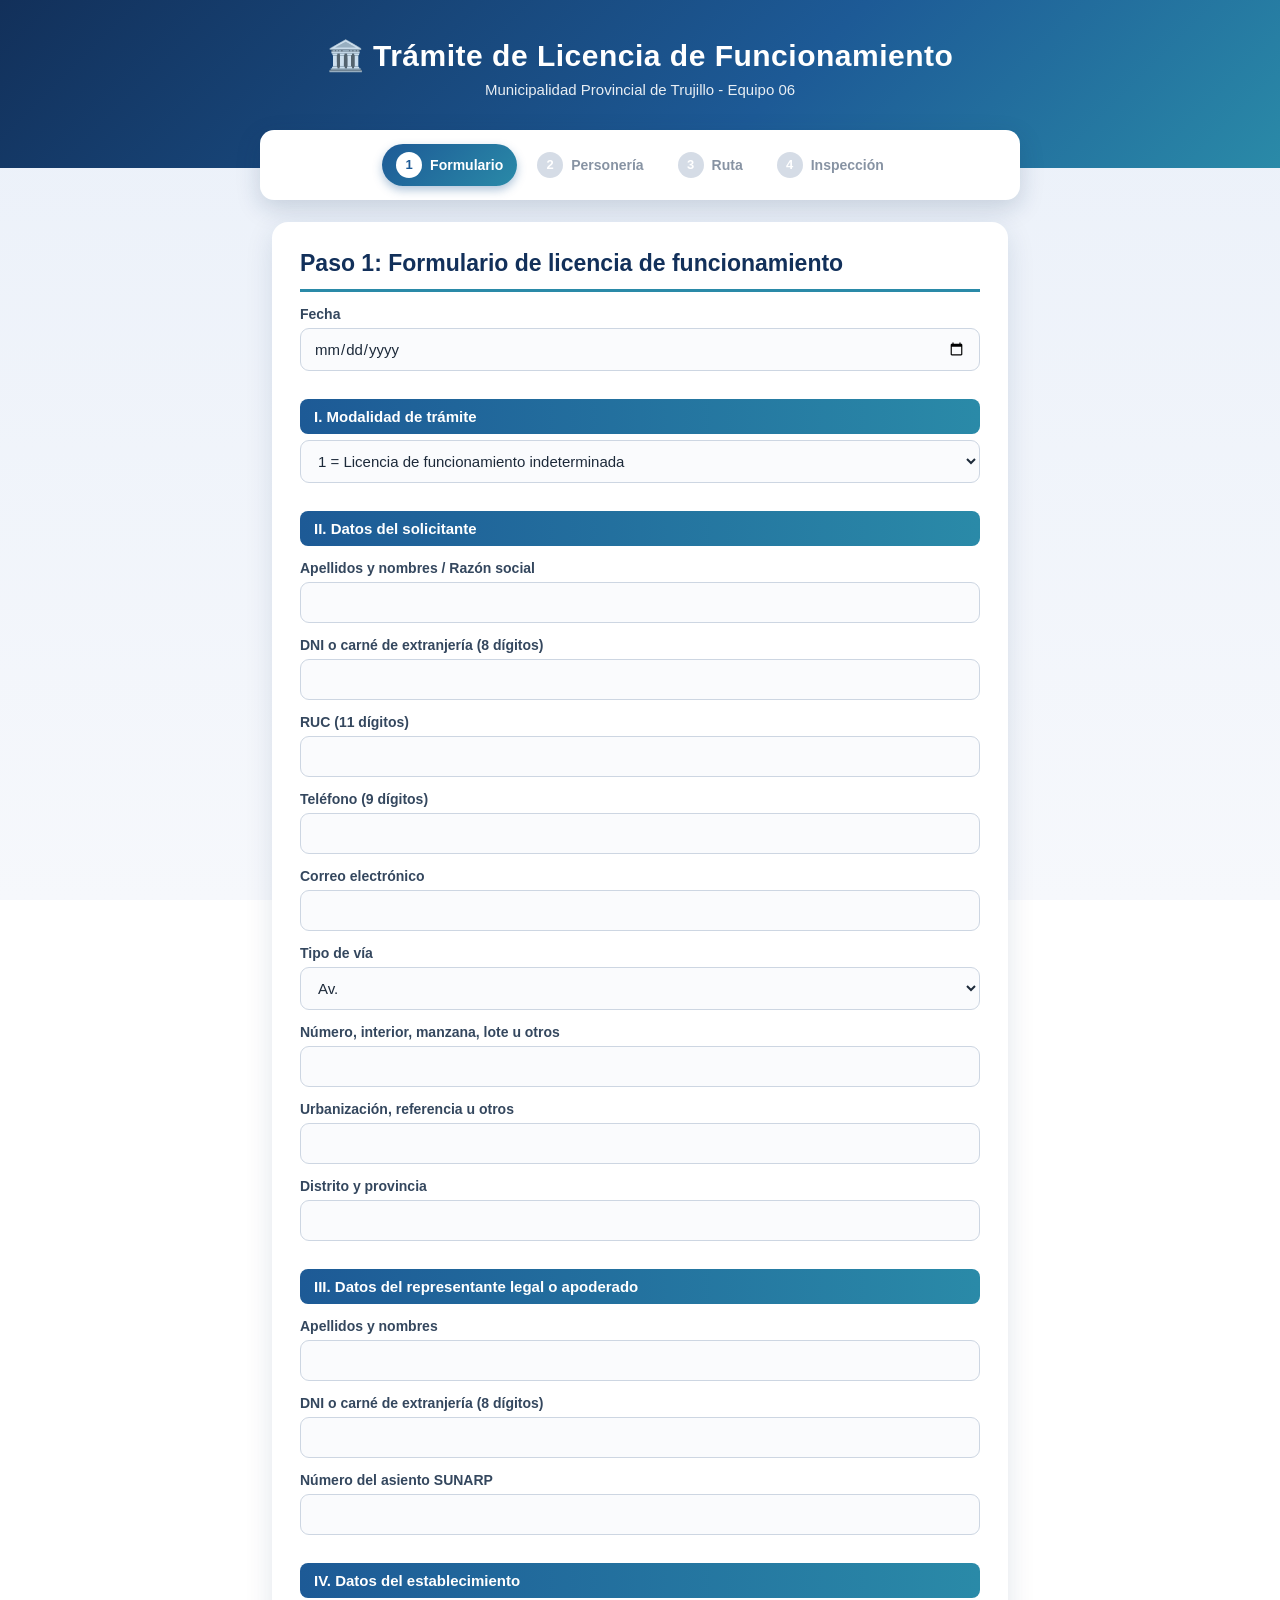
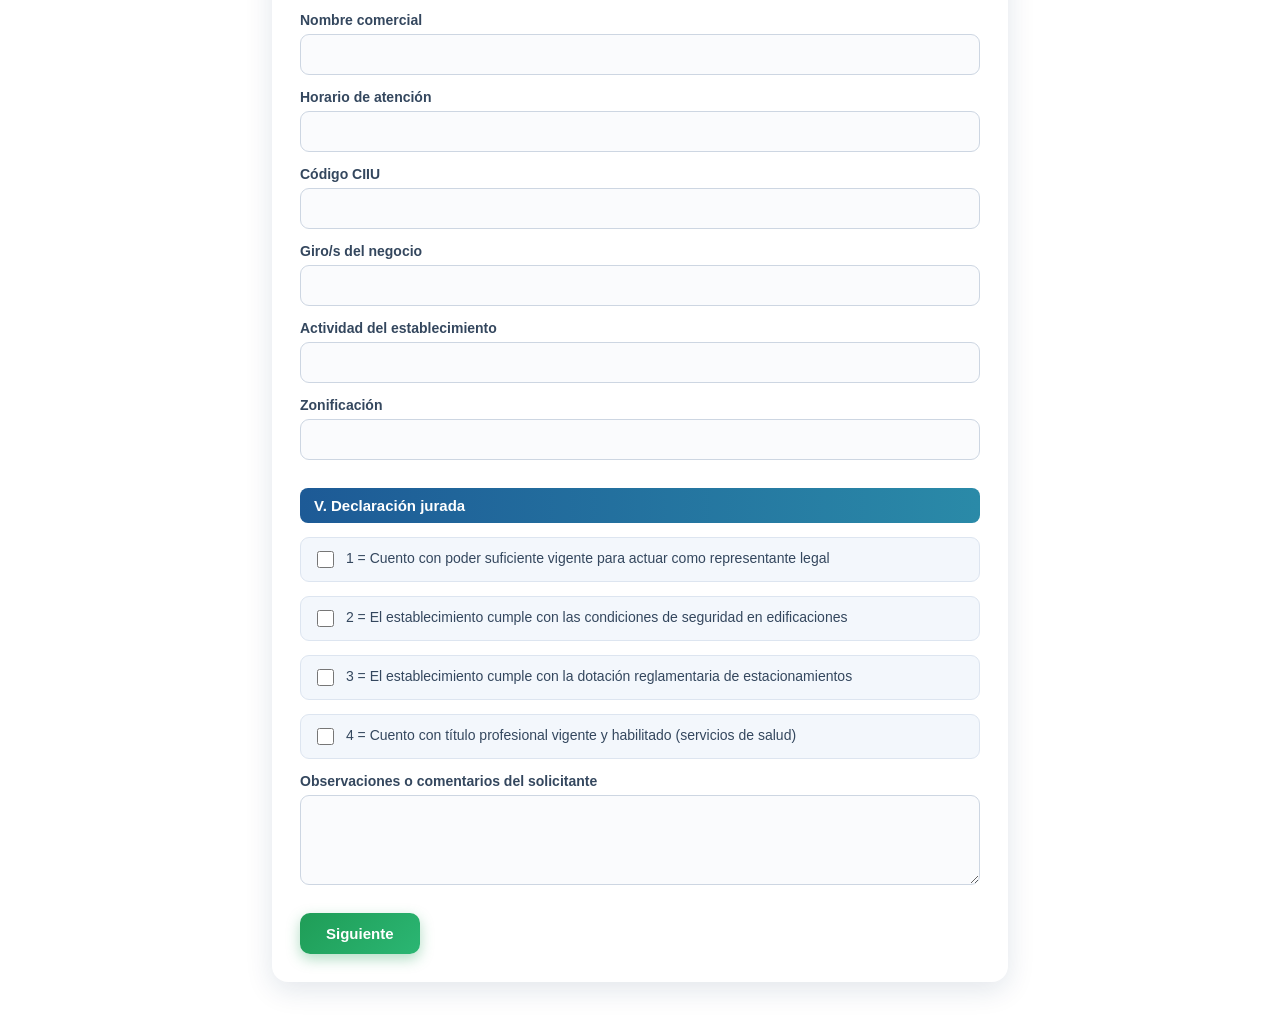
<file: licencia-completa.html>
<!DOCTYPE html>
<html lang="es">
<head>
<meta charset="UTF-8">
<meta name="viewport" content="width=device-width, initial-scale=1">
<title>Licencia de Funcionamiento - MPT</title>
<style>
* {
    box-sizing: border-box;
}

body {
    margin: 0;
    font-family: "Segoe UI", Roboto, Arial, sans-serif;
    background: linear-gradient(180deg, #eaf0f9 0%, #f6f8fc 100%);
    background-attachment: fixed;
    color: #1d2a3a;
    min-height: 100vh;
}

header {
    background: linear-gradient(135deg, #12305a 0%, #1d5a96 60%, #2a8aa8 100%);
    color: white;
    text-align: center;
    padding: 38px 15px 70px 15px;
}

header h1 {
    margin: 0 0 8px 0;
    font-size: 30px;
    letter-spacing: 0.5px;
}

header h1::before {
    content: "🏛️ ";
}

header p {
    margin: 0;
    font-size: 15px;
    opacity: 0.9;
}

#progreso {
    display: flex;
    justify-content: center;
    align-items: center;
    flex-wrap: wrap;
    gap: 6px;
    max-width: 760px;
    margin: -38px auto 0 auto;
    padding: 14px 16px;
    background-color: white;
    border-radius: 14px;
    box-shadow: 0 8px 24px rgba(18, 48, 90, 0.18);
}

.indicador {
    display: flex;
    align-items: center;
    gap: 8px;
    padding: 8px 14px;
    border-radius: 30px;
    color: #8793a3;
    font-size: 14px;
    font-weight: 600;
}

.indicador span {
    display: inline-block;
    width: 26px;
    height: 26px;
    line-height: 26px;
    text-align: center;
    border-radius: 50%;
    background-color: #d5dce6;
    color: white;
    font-size: 13px;
}

.indicador.activo {
    background: linear-gradient(135deg, #1d5a96, #2a8aa8);
    color: white;
    box-shadow: 0 4px 10px rgba(29, 90, 150, 0.35);
}

.indicador.activo span {
    background-color: white;
    color: #1d5a96;
}

.indicador.hecho {
    background-color: #e4f5ea;
    color: #1f8a4c;
}

.indicador.hecho span {
    background-color: #1f8a4c;
}

.indicador.hecho span::before {
    content: "✓";
}

.indicador.hecho span {
    font-size: 0;
}

.indicador.hecho span::before {
    font-size: 13px;
}

main {
    max-width: 760px;
    margin: 22px auto 40px auto;
    padding: 0 12px;
}

.paso {
    display: none;
    background-color: white;
    padding: 28px;
    border-radius: 16px;
    box-shadow: 0 8px 28px rgba(18, 48, 90, 0.12);
    animation: aparecer 0.35s ease;
}

.paso.visible {
    display: block;
}

@keyframes aparecer {
    from {
        opacity: 0;
        transform: translateY(12px);
    }
    to {
        opacity: 1;
        transform: translateY(0);
    }
}

.oculto {
    display: none;
}

h2 {
    margin: 0 0 6px 0;
    color: #12305a;
    font-size: 23px;
    padding-bottom: 12px;
    border-bottom: 3px solid #2a8aa8;
}

h3 {
    color: white;
    background: linear-gradient(90deg, #1d5a96, #2a8aa8);
    padding: 9px 14px;
    border-radius: 8px;
    font-size: 15px;
    margin: 28px 0 6px 0;
}

label {
    display: block;
    margin-top: 14px;
    margin-bottom: 6px;
    font-size: 14px;
    font-weight: 600;
    color: #34475e;
}

input[type="text"],
input[type="number"],
input[type="email"],
input[type="date"],
input[type="file"],
select,
textarea {
    width: 100%;
    padding: 11px 13px;
    border: 1.5px solid #cdd6e2;
    border-radius: 9px;
    font-size: 15px;
    font-family: inherit;
    background-color: #fafbfd;
    color: #1d2a3a;
    transition: border-color 0.2s, box-shadow 0.2s, background-color 0.2s;
}

input:focus,
select:focus,
textarea:focus {
    outline: none;
    border-color: #2a8aa8;
    background-color: white;
    box-shadow: 0 0 0 4px rgba(42, 138, 168, 0.18);
}

input[type="checkbox"] {
    margin-right: 8px;
    width: 17px;
    height: 17px;
    accent-color: #1d5a96;
    vertical-align: middle;
}

label:has(input[type="checkbox"]) {
    font-weight: 500;
    background-color: #f3f7fc;
    border: 1px solid #dde5f0;
    border-radius: 9px;
    padding: 10px 12px;
}

textarea {
    height: 90px;
    resize: vertical;
}

.botones {
    display: flex;
    flex-wrap: wrap;
    gap: 12px;
    margin-top: 24px;
}

.accion,
.volver {
    margin-top: 24px;
    padding: 12px 26px;
    border: none;
    border-radius: 10px;
    cursor: pointer;
    font-size: 15px;
    font-weight: 700;
    font-family: inherit;
    transition: transform 0.15s, box-shadow 0.15s, background-color 0.15s;
}

.botones .accion,
.botones .volver {
    margin-top: 0;
}

.accion {
    background: linear-gradient(135deg, #1f9d57, #2bb673);
    color: white;
    box-shadow: 0 5px 14px rgba(31, 157, 87, 0.35);
}

.accion:hover {
    transform: translateY(-2px);
    box-shadow: 0 8px 18px rgba(31, 157, 87, 0.4);
}

.volver {
    background-color: #e6edf6;
    color: #1d5a96;
}

.volver:hover {
    background-color: #d6e1ef;
}

.resultado {
    margin-top: 18px;
    padding: 14px 16px;
    border-radius: 10px;
    display: none;
    white-space: pre-line;
    line-height: 1.5;
    font-size: 15px;
}

.resultado.ok {
    display: block;
    background-color: #e8f7ee;
    border-left: 6px solid #1f9d57;
    color: #14532d;
}

.resultado.error {
    display: block;
    background-color: #fdecec;
    border-left: 6px solid #d32f2f;
    color: #7f1d1d;
}

.resultado.aviso {
    display: block;
    background-color: #fff6dc;
    border-left: 6px solid #e0a000;
    color: #6b4e00;
}

@media (max-width: 600px) {
    header h1 {
        font-size: 23px;
    }

    .paso {
        padding: 18px;
    }

    .indicador {
        padding: 6px 10px;
        font-size: 12px;
    }
}
</style>
</head>
<body>

<header>
<h1>Trámite de Licencia de Funcionamiento</h1>
<p>Municipalidad Provincial de Trujillo - Equipo 06</p>
</header>

<div id="progreso">
<div class="indicador activo" id="i1"><span>1</span>Formulario</div>
<div class="indicador" id="i2"><span>2</span>Personería</div>
<div class="indicador" id="i3"><span>3</span>Ruta</div>
<div class="indicador" id="i4"><span>4</span>Inspección</div>
</div>

<main>

<section id="paso1" class="paso visible">
<h2>Paso 1: Formulario de licencia de funcionamiento</h2>

<label>Fecha</label>
<input type="date" id="fFecha">

<h3>I. Modalidad de trámite</h3>
<select id="modalidad" onchange="cambiarModalidad()">
<option value="1">1 = Licencia de funcionamiento indeterminada</option>
<option value="2">2 = Licencia de funcionamiento temporal</option>
<option value="3">3 = Licencia más autorización de anuncio publicitario</option>
<option value="4">4 = Licencia para cesionario</option>
<option value="5">5 = Licencia para mercado, galería o centro comercial</option>
<option value="6">6 = Cambio de denominación o nombre comercial</option>
<option value="7">7 = Cese de actividades</option>
<option value="8">8 = Transferencia de licencia de funcionamiento</option>
<option value="9">9 = Otros</option>
</select>
<div id="extra6" class="oculto">
<label>Nº de licencia de funcionamiento</label>
<input type="text" id="fNumLic">
<label>Nueva denominación o nombre comercial</label>
<input type="text" id="fNuevoNombre">
</div>
<div id="extra8" class="oculto">
<label>Copia simple del contrato de transferencia</label>
<input type="file" id="fContrato">
</div>
<div id="extra9" class="oculto">
<label>Especificar</label>
<input type="text" id="fOtros">
</div>

<h3>II. Datos del solicitante</h3>
<label>Apellidos y nombres / Razón social</label>
<input type="text" id="fNombre">
<label>DNI o carné de extranjería (8 dígitos)</label>
<input type="text" id="fDni">
<label>RUC (11 dígitos)</label>
<input type="text" id="fRuc">
<label>Teléfono (9 dígitos)</label>
<input type="text" id="fTelefono">
<label>Correo electrónico</label>
<input type="email" id="fCorreo">
<label>Tipo de vía</label>
<select id="fVia">
<option>Av.</option><option>Jr.</option><option>Ca.</option><option>Pje.</option><option>Otros</option>
</select>
<label>Número, interior, manzana, lote u otros</label>
<input type="text" id="fDireccion">
<label>Urbanización, referencia u otros</label>
<input type="text" id="fUrbanizacion">
<label>Distrito y provincia</label>
<input type="text" id="fDistrito">

<h3>III. Datos del representante legal o apoderado</h3>
<label>Apellidos y nombres</label>
<input type="text" id="fRepresentante">
<label>DNI o carné de extranjería (8 dígitos)</label>
<input type="text" id="fDniRep">
<label>Número del asiento SUNARP</label>
<input type="text" id="fSunarp">

<div id="seccionEstablecimiento">
<h3>IV. Datos del establecimiento</h3>
<label>Nombre comercial</label>
<input type="text" id="fComercial">
<label>Horario de atención</label>
<input type="text" id="fHorario">
<label>Código CIIU</label>
<input type="text" id="fCiiu">
<label>Giro/s del negocio</label>
<input type="text" id="fGiro">
<label>Actividad del establecimiento</label>
<input type="text" id="fActividad">
<label>Zonificación</label>
<input type="text" id="fZonificacion">

<h3>V. Declaración jurada</h3>
<label><input type="checkbox" class="dj" value="1"> 1 = Cuento con poder suficiente vigente para actuar como representante legal</label>
<label><input type="checkbox" class="dj" value="2"> 2 = El establecimiento cumple con las condiciones de seguridad en edificaciones</label>
<label><input type="checkbox" class="dj" value="3"> 3 = El establecimiento cumple con la dotación reglamentaria de estacionamientos</label>
<label><input type="checkbox" class="dj" value="4"> 4 = Cuento con título profesional vigente y habilitado (servicios de salud)</label>
</div>

<label>Observaciones o comentarios del solicitante</label>
<textarea id="fComentarios"></textarea>

<div id="resFormulario" class="resultado"></div>
<button class="accion" onclick="siguientePaso1()">Siguiente</button>
</section>

<section id="paso2" class="paso">
<h2>Paso 2: Verificación de la personería</h2>

<label>Tipo de solicitante</label>
<select id="tipo" onchange="cambiarTipo()">
<option value="1">Persona Natural</option>
<option value="2">Persona Jurídica</option>
</select>
<label>Nombre o razón social</label>
<input type="text" id="pNombre">

<div id="natural">
<label>RUC (11 dígitos)</label>
<input type="text" id="nRuc">
<label>DNI o carné de extranjería (8 dígitos)</label>
<input type="text" id="nDni">
<label>¿Actúa mediante representante?</label>
<select id="nResp" onchange="cambiarRep()">
<option value="NO">NO</option>
<option value="SI">SI</option>
</select>
<div id="representante" class="oculto">
<label>DNI o carné del representante (8 dígitos)</label>
<input type="text" id="nDniRep">
<label>¿Presenta carta poder?</label>
<select id="nCarta"><option value="SI">SI</option><option value="NO">NO</option></select>
<label>¿La firma está legalizada?</label>
<select id="nFirma"><option value="SI">SI</option><option value="NO">NO</option></select>
<label>¿Presenta DNI del poderdante?</label>
<select id="nDniPod"><option value="SI">SI</option><option value="NO">NO</option></select>
</div>
</div>

<div id="juridica" class="oculto">
<label>RUC de la empresa (11 dígitos)</label>
<input type="text" id="jRuc">
<label>DNI o carné del representante legal (8 dígitos)</label>
<input type="text" id="jDniRep">
<label>Número de partida electrónica</label>
<input type="text" id="jPartida">
<label>Asiento de inscripción (SUNARP)</label>
<input type="text" id="jAsiento">
<label>Año de vencimiento del poder</label>
<input type="number" id="jAnio">
<label>¿La partida y el asiento son correctos?</label>
<select id="jPartidaOk"><option value="SI">SI</option><option value="NO">NO</option></select>
<label>¿Los datos están completos?</label>
<select id="jDatosOk"><option value="SI">SI</option><option value="NO">NO</option></select>
</div>

<label>¿Aprobación final del trámite?</label>
<select id="pAprobacion"><option value="SI">SI</option><option value="NO">NO</option></select>

<div id="resPersoneria" class="resultado"></div>
<div class="botones">
<button class="volver" onclick="irAPaso(1)">Atrás</button>
<button class="accion" onclick="verificarPersoneria()">Verificar</button>
<button id="btnPaso2" class="accion oculto" onclick="irAPaso(3)">Siguiente</button>
</div>
</section>

<section id="paso3" class="paso">
<h2>Paso 3: Determinación de la ruta</h2>
<label>Área del establecimiento (m²)</label>
<input type="number" id="rArea" step="any" onchange="determinarRuta()">
<label>Proporción de almacenamiento respecto al área total (decimal)</label>
<input type="number" id="rAlmacenamiento" step="any" onchange="determinarRuta()">
<div id="resRuta" class="resultado"></div>
<div class="botones">
<button class="volver" onclick="irAPaso(2)">Atrás</button>
</div>
</section>

<section id="paso4" class="paso">
<h2>Paso 4: Inspección técnica de seguridad (ITSDC)</h2>
<div id="resumen" class="resultado ok"></div>

<div id="bloqueExPost" class="oculto">
<h3>ITSDC básica ex post</h3>
<label>Actividad o giro del local</label>
<input type="text" id="xGiro">
<label>Área del local (m²)</label>
<input type="number" id="xArea" step="any">
<label>Área de almacenamiento (m²)</label>
<input type="number" id="xAlmacenamiento" step="any">
<label>¿Presenta Declaración Jurada de cumplimiento de seguridad?</label>
<select id="xDj"><option value="S">S</option><option value="N">N</option></select>
<label>¿El local cumple con todas las medidas de seguridad?</label>
<select id="xCumple"><option value="S">S</option><option value="N">N</option></select>
<label>¿El administrador subsanó las observaciones?</label>
<select id="xSubsano"><option value="S">S</option><option value="N">N</option></select>
<button class="accion" onclick="itsdcExPost()">Evaluar</button>
<div id="resExPost" class="resultado"></div>
</div>

<div id="bloqueExAnte" class="oculto">
<h3>ITSDC básica ex ante</h3>
<label>Área del local (m²)</label>
<input type="number" id="eArea" step="any">
<label>¿Cuenta con planos firmados?</label>
<select id="ePlanos"><option value="S">S</option><option value="N">N</option></select>
<label>¿Cuenta con certificados de operatividad?</label>
<select id="eCertificados"><option value="S">S</option><option value="N">N</option></select>
<label>¿El establecimiento aprueba la inspección in situ?</label>
<select id="eAprueba"><option value="S">S</option><option value="N">N</option></select>
<label>¿Se subsanaron las observaciones?</label>
<select id="eSubsana"><option value="S">S</option><option value="N">N</option></select>
<button class="accion" onclick="itsdcExAnte()">Evaluar</button>
<div id="resExAnte" class="resultado"></div>
</div>

<div id="bloqueIndeci" class="oculto">
<h3>ITSDC por INDECI</h3>
<label>Área total del establecimiento (m²)</label>
<input type="number" id="iArea" step="any">
<label>Aforo máximo proyectado</label>
<input type="number" id="iAforo">
<label>¿Memoria de estructuras OK?</label>
<select id="iEstruc"><option value="S">S</option><option value="N">N</option></select>
<label>¿Proyecto eléctrico y pozo a tierra OK?</label>
<select id="iElect"><option value="S">S</option><option value="N">N</option></select>
<label>¿Sistema contra incendios OK?</label>
<select id="iPci"><option value="S">S</option><option value="N">N</option></select>
<label>¿El resultado de las pruebas de campo fue favorable?</label>
<select id="iPruebas"><option value="S">S</option><option value="N">N</option></select>
<label>¿Se levantó el 100% de las observaciones?</label>
<select id="iLevanto"><option value="S">S</option><option value="N">N</option></select>
<button class="accion" onclick="itsdcIndeci()">Evaluar</button>
<div id="resIndeci" class="resultado"></div>
</div>

<div class="botones">
<button class="volver" onclick="irAPaso(3)">Atrás</button>
<button class="volver" onclick="location.reload()">Nuevo trámite</button>
</div>
</section>

</main>

<script>
var temporizador = 0;
var areaRuta = 0;
var almacenamientoRuta = 0;
var rutaAsignada = 0;

function valor(id) {
    return document.getElementById(id).value.trim();
}

function mostrar(id, texto, clase) {
    var caja = document.getElementById(id);
    caja.className = "resultado " + clase;
    caja.innerText = texto;
}

function irAPaso(numero) {
    var pasos = document.getElementsByClassName("paso");
    for (var i = 0; i < pasos.length; i++) {
        pasos[i].classList.remove("visible");
    }
    document.getElementById("paso" + numero).classList.add("visible");

    for (var j = 1; j <= 4; j++) {
        var indicador = document.getElementById("i" + j);
        indicador.classList.remove("activo");
        indicador.classList.remove("hecho");
        if (j == numero) {
            indicador.classList.add("activo");
        }
        if (j < numero) {
            indicador.classList.add("hecho");
        }
    }
    window.scrollTo(0, 0);
}

function cambiarModalidad() {
    var modalidad = valor("modalidad");
    document.getElementById("extra6").classList.add("oculto");
    document.getElementById("extra8").classList.add("oculto");
    document.getElementById("extra9").classList.add("oculto");
    document.getElementById("seccionEstablecimiento").classList.remove("oculto");

    if (modalidad == "6") {
        document.getElementById("extra6").classList.remove("oculto");
    }
    if (modalidad == "8") {
        document.getElementById("extra8").classList.remove("oculto");
    }
    if (modalidad == "9") {
        document.getElementById("extra9").classList.remove("oculto");
    }
    if (modalidad == "6" || modalidad == "7" || modalidad == "8") {
        document.getElementById("seccionEstablecimiento").classList.add("oculto");
    }
}

function siguientePaso1() {
    if (valor("fFecha") == "") {
        mostrar("resFormulario", "Ingrese la fecha.", "error");
        return;
    }
    if (valor("fNombre") == "") {
        mostrar("resFormulario", "Ingrese los apellidos y nombres o la razón social.", "error");
        return;
    }
    if (valor("fDni").length != 8) {
        mostrar("resFormulario", "El DNI o carné del solicitante debe tener 8 dígitos.", "error");
        return;
    }
    if (valor("fRuc").length != 11) {
        mostrar("resFormulario", "El RUC debe tener 11 dígitos.", "error");
        return;
    }
    if (valor("fTelefono").length != 9) {
        mostrar("resFormulario", "El teléfono debe tener 9 dígitos.", "error");
        return;
    }
    if (valor("fDniRep").length != 8) {
        mostrar("resFormulario", "El DNI o carné del representante debe tener 8 dígitos.", "error");
        return;
    }

    document.getElementById("resFormulario").className = "resultado";
    document.getElementById("pNombre").value = valor("fNombre");
    document.getElementById("nRuc").value = valor("fRuc");
    document.getElementById("nDni").value = valor("fDni");
    document.getElementById("jRuc").value = valor("fRuc");
    document.getElementById("jDniRep").value = valor("fDniRep");
    document.getElementById("nDniRep").value = valor("fDniRep");
    irAPaso(2);
}

function cambiarTipo() {
    if (valor("tipo") == "1") {
        document.getElementById("natural").classList.remove("oculto");
        document.getElementById("juridica").classList.add("oculto");
    } else {
        document.getElementById("natural").classList.add("oculto");
        document.getElementById("juridica").classList.remove("oculto");
    }
}

function cambiarRep() {
    if (valor("nResp") == "SI") {
        document.getElementById("representante").classList.remove("oculto");
    } else {
        document.getElementById("representante").classList.add("oculto");
    }
}

function verificarPersoneria() {
    var anioActual = 2026;
    var tipo = valor("tipo");
    var nombre = valor("pNombre");
    var conformes = false;
    document.getElementById("btnPaso2").classList.add("oculto");

    if (nombre == "") {
        mostrar("resPersoneria", "Ingrese el nombre o razón social.", "error");
        return;
    }

    if (tipo == "1") {
        if (valor("nRuc").length != 11) {
            mostrar("resPersoneria", "El RUC debe tener 11 dígitos.", "error");
            return;
        }
        if (valor("nDni").length != 8) {
            mostrar("resPersoneria", "El DNI o carné debe tener 8 dígitos.", "error");
            return;
        }
        if (valor("nResp") == "SI") {
            var valido = valor("nDniRep").length == 8 && valor("nCarta") == "SI" && valor("nFirma") == "SI" && valor("nDniPod") == "SI";
            if (valido == false) {
                mostrar("resPersoneria", "OBSERVACIÓN: Documentos observados. Ingréselos de nuevo.", "aviso");
                return;
            }
            conformes = true;
        } else {
            mostrar("resPersoneria", "OBSERVACIÓN: No actúa mediante representante.\nSOLICITUD RECHAZADA para: " + nombre, "error");
            return;
        }
    } else {
        if (valor("jRuc").length != 11) {
            mostrar("resPersoneria", "El RUC de la empresa debe tener 11 dígitos.", "error");
            return;
        }
        if (valor("jDniRep").length != 8) {
            mostrar("resPersoneria", "El DNI o carné del representante debe tener 8 dígitos.", "error");
            return;
        }
        if (valor("jPartida") == "" || valor("jAsiento") == "" || valor("jAnio") == "") {
            mostrar("resPersoneria", "Complete la partida, el asiento y el año de vencimiento del poder.", "error");
            return;
        }
        if (Number(valor("jAnio")) < anioActual) {
            mostrar("resPersoneria", "OBSERVACIÓN: Vigencia vencida.", "aviso");
            return;
        }
        if (valor("jPartidaOk") != "SI" || valor("jDatosOk") != "SI") {
            mostrar("resPersoneria", "OBSERVACIÓN: Partida o datos mal. Verifique de nuevo.", "aviso");
            return;
        }
        conformes = true;
    }

    if (conformes == true) {
        var texto = "REQUISITOS CONFORMES\n* Verificación de documentos\n* Emisión de licencia de funcionamiento\n";
        if (valor("pAprobacion") == "SI") {
            mostrar("resPersoneria", texto + "SOLICITUD APROBADA para: " + nombre, "ok");
            document.getElementById("btnPaso2").classList.remove("oculto");
        } else {
            mostrar("resPersoneria", texto + "SOLICITUD RECHAZADA para: " + nombre, "error");
        }
    }
}

function determinarRuta() {
    var area = Number(valor("rArea"));
    var almacenamiento = Number(valor("rAlmacenamiento"));
    areaRuta = area;
    almacenamientoRuta = almacenamiento;
    rutaAsignada = 0;

    if (valor("rArea") == "" || valor("rAlmacenamiento") == "") {
        return;
    }

    if (area > 0 && almacenamiento >= 0) {
        if (area <= 100 && almacenamiento <= 0.3) {
            rutaAsignada = 1;
            mostrar("resRuta", "RUTA 1: INSPECCIÓN BÁSICA EX POST\nDirigiendo a la inspección...", "ok");
        } else {
            if (area <= 500) {
                rutaAsignada = 2;
                mostrar("resRuta", "RUTA 2: INSPECCIÓN BÁSICA EX ANTE\nDirigiendo a la inspección...", "ok");
            } else {
                rutaAsignada = 3;
                mostrar("resRuta", "RUTA 3: INSPECCIÓN DE DETALLE O MULTIDISCIPLINARIA\nDirigiendo a la inspección...", "ok");
            }
        }
        clearTimeout(temporizador);
        temporizador = setTimeout(derivarITSDC, 1200);
    } else {
        mostrar("resRuta", "Error: el área debe ser mayor que cero y el almacenamiento no puede ser negativo.", "error");
    }
}

function derivarITSDC() {
    document.getElementById("bloqueExPost").classList.add("oculto");
    document.getElementById("bloqueExAnte").classList.add("oculto");
    document.getElementById("bloqueIndeci").classList.add("oculto");

    var texto = "Solicitante: " + valor("fNombre") + "\n";
    texto = texto + "Modalidad: " + document.getElementById("modalidad").selectedOptions[0].text + "\n";
    texto = texto + "Área: " + areaRuta + " m² - Almacenamiento: " + almacenamientoRuta + "\n";

    if (rutaAsignada == 1) {
        texto = texto + "Ruta 1: ITSDC básica ex post";
        document.getElementById("xGiro").value = valor("fGiro");
        document.getElementById("xArea").value = areaRuta;
        document.getElementById("xAlmacenamiento").value = areaRuta * almacenamientoRuta;
        document.getElementById("bloqueExPost").classList.remove("oculto");
    }
    if (rutaAsignada == 2) {
        texto = texto + "Ruta 2: ITSDC básica ex ante";
        document.getElementById("eArea").value = areaRuta;
        document.getElementById("bloqueExAnte").classList.remove("oculto");
    }
    if (rutaAsignada == 3) {
        texto = texto + "Ruta 3: ITSDC por INDECI";
        document.getElementById("iArea").value = areaRuta;
        document.getElementById("bloqueIndeci").classList.remove("oculto");
    }

    mostrar("resumen", texto, "ok");
    irAPaso(4);
}

function itsdcExPost() {
    var area = Number(valor("xArea"));
    var almacenamiento = Number(valor("xAlmacenamiento"));

    if (valor("xGiro") == "" || valor("xArea") == "" || valor("xAlmacenamiento") == "") {
        mostrar("resExPost", "Complete el giro, el área y el almacenamiento.", "error");
        return;
    }

    if (area <= 100 && almacenamiento <= area * 0.30) {
        if (valor("xDj") == "S") {
            var texto = "Licencia y certificado emitidos de forma inmediata\n";
            if (valor("xCumple") == "S") {
                mostrar("resExPost", texto + "Resultado: Inspección favorable", "ok");
            } else {
                texto = texto + "Resultado: observado, tiene plazo de subsanación\n";
                if (valor("xSubsano") == "S") {
                    mostrar("resExPost", texto + "Reinspección favorable", "ok");
                } else {
                    mostrar("resExPost", texto + "Revocación de licencia", "error");
                }
            }
        } else {
            mostrar("resExPost", "Falta Declaración Jurada", "aviso");
        }
    } else {
        mostrar("resExPost", "No corresponde a modalidad Ex-Post\nDerivado a la ruta ITSDC Ex-Ante", "aviso");
    }
}

function itsdcExAnte() {
    var area = Number(valor("eArea"));

    if (valor("eArea") == "") {
        mostrar("resExAnte", "Ingrese el área del local.", "error");
        return;
    }

    if (area > 100 && area <= 500) {
        if (valor("ePlanos") == "S" && valor("eCertificados") == "S") {
            var texto = "Expediente aprobado. Ejecutando inspección\n";
            if (valor("eAprueba") == "S") {
                mostrar("resExAnte", texto + "Inspección favorable. Se emite Certificado ITSE", "ok");
            } else {
                texto = texto + "Con observaciones. Se otorga plazo.\n";
                if (valor("eSubsana") == "S") {
                    mostrar("resExAnte", texto + "Reinspección aprobada", "ok");
                } else {
                    mostrar("resExAnte", texto + "Trámite improcedente", "error");
                }
            }
        } else {
            mostrar("resExAnte", "Expediente incompleto", "aviso");
        }
    } else {
        mostrar("resExAnte", "Fuera del rango para Ex-Ante", "aviso");
    }
}

function itsdcIndeci() {
    var area = Number(valor("iArea"));
    var aforo = Number(valor("iAforo"));

    if (valor("iArea") == "" || valor("iAforo") == "") {
        mostrar("resIndeci", "Ingrese el área y el aforo.", "error");
        return;
    }

    if (area > 500 || aforo > 500) {
        if (valor("iEstruc") == "S" && valor("iElect") == "S" && valor("iPci") == "S") {
            var texto = "Conformidad documentaria OK. Ejecutando pruebas de panel...\n";
            if (valor("iPruebas") == "S") {
                mostrar("resIndeci", texto + "Emisión de resolución favorable y Certificado de Seguridad.", "ok");
            } else {
                texto = texto + "Acta con observaciones técnicas complejas.\n";
                if (valor("iLevanto") == "S") {
                    mostrar("resIndeci", texto + "Reinspección favorable. Emitiendo ITSE.", "ok");
                } else {
                    mostrar("resIndeci", texto + "Improcedente / Clausura preventiva.", "error");
                }
            }
        } else {
            mostrar("resIndeci", "Expediente denegado.", "error");
        }
    } else {
        mostrar("resIndeci", "No califica para inspección multidisciplinaria.", "aviso");
    }
}
</script>
</body>
</html>
</file>
